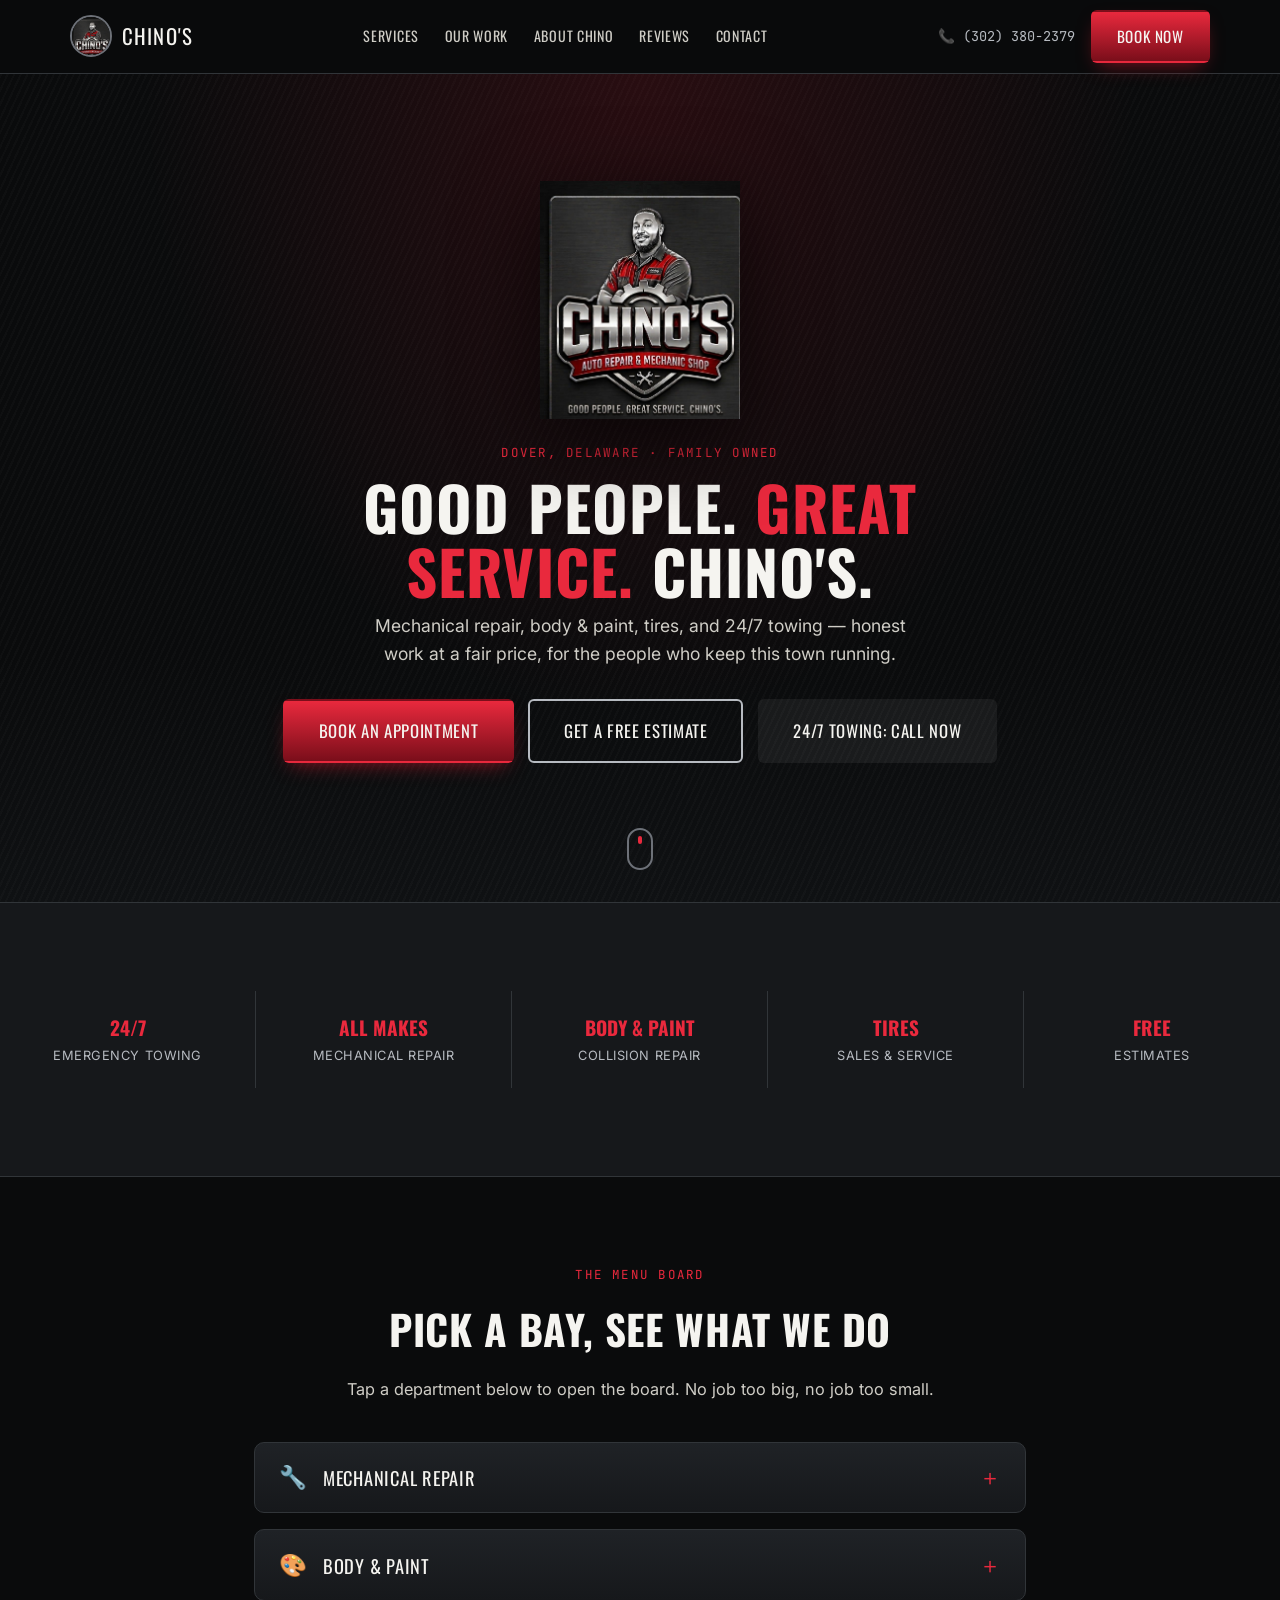
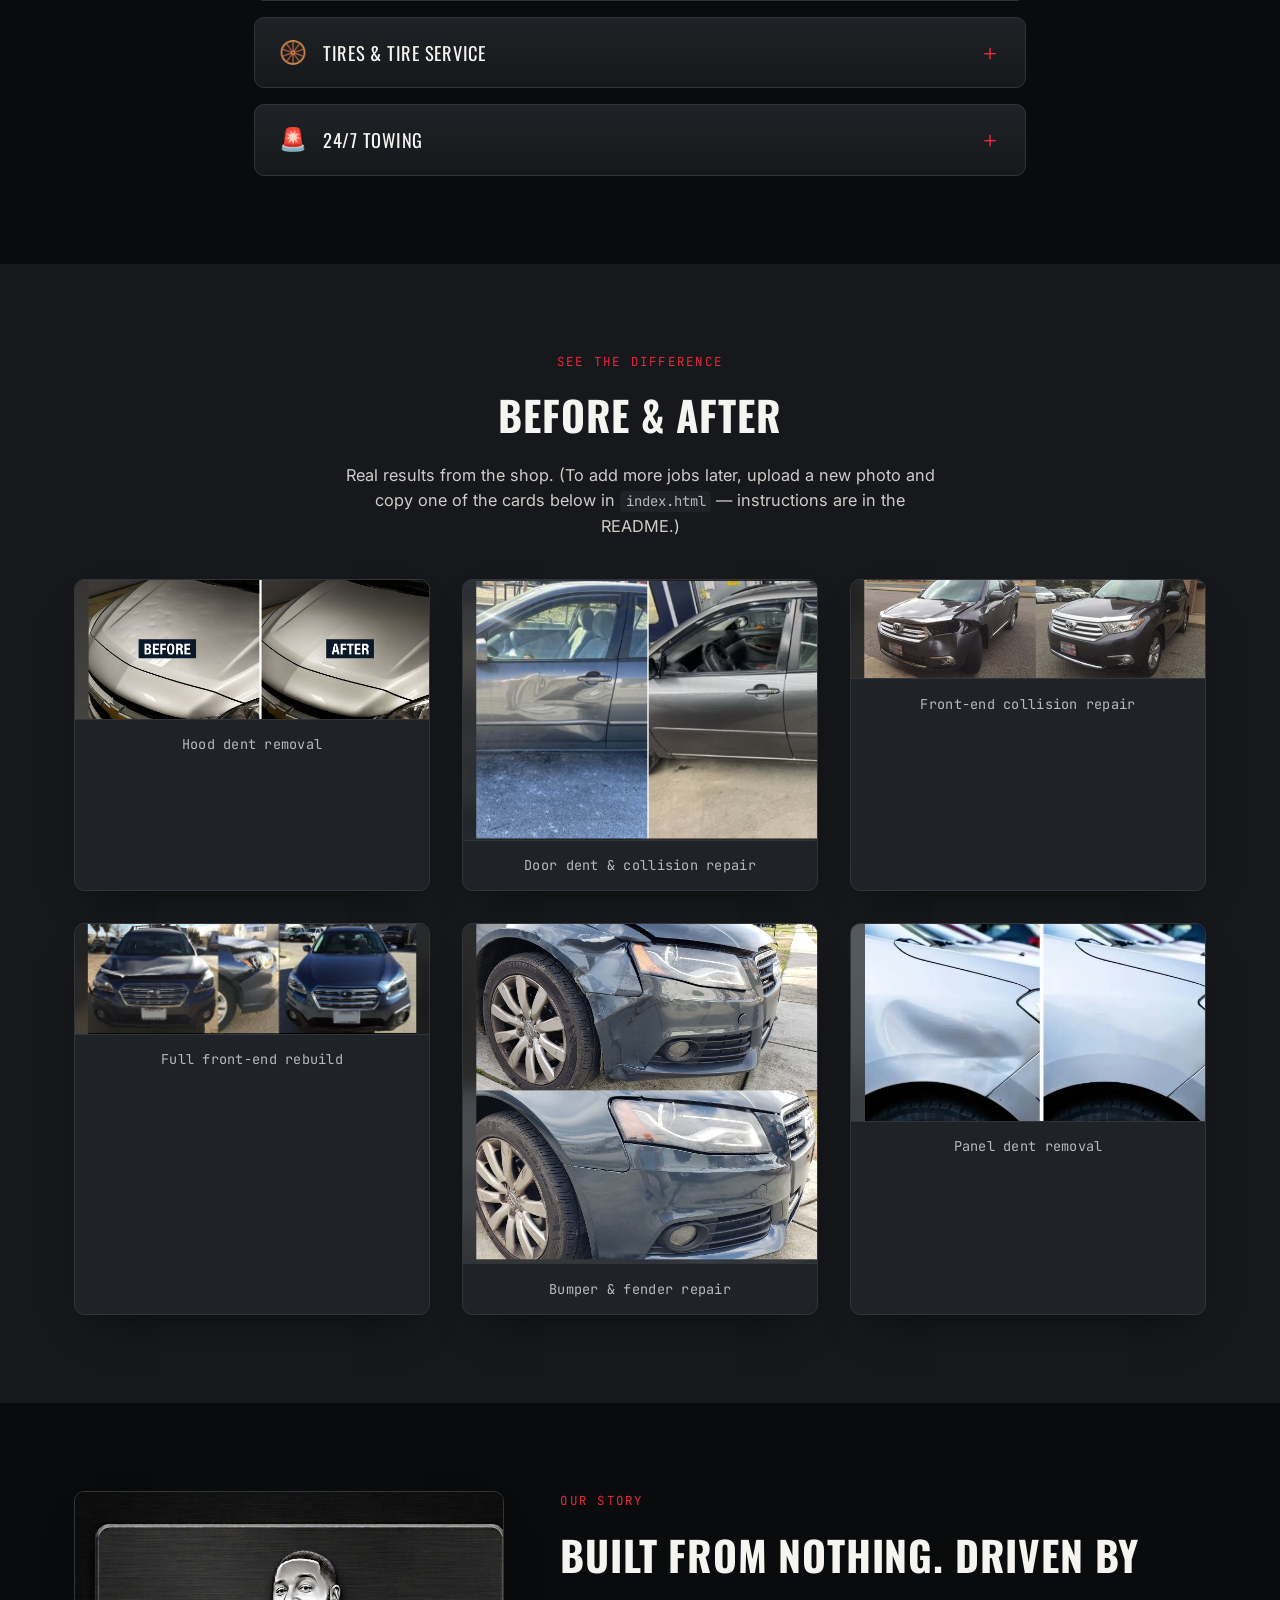
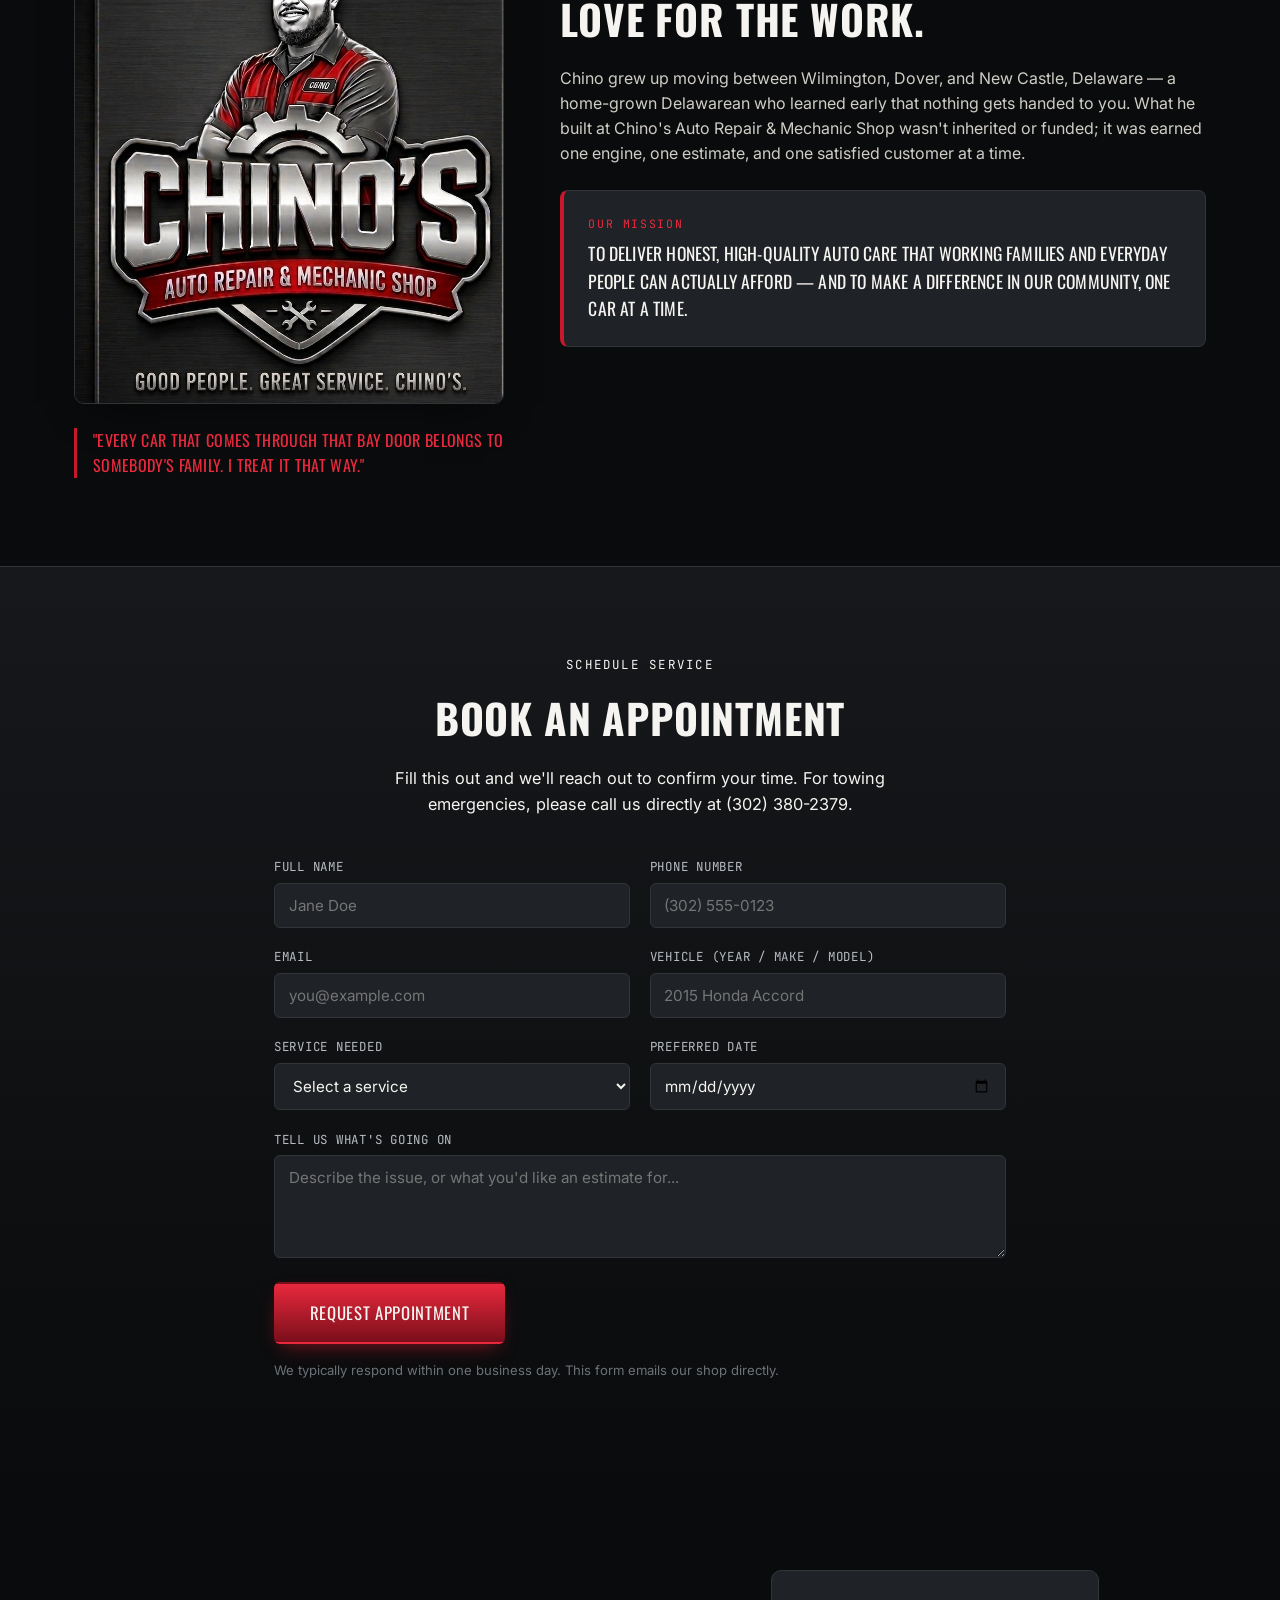
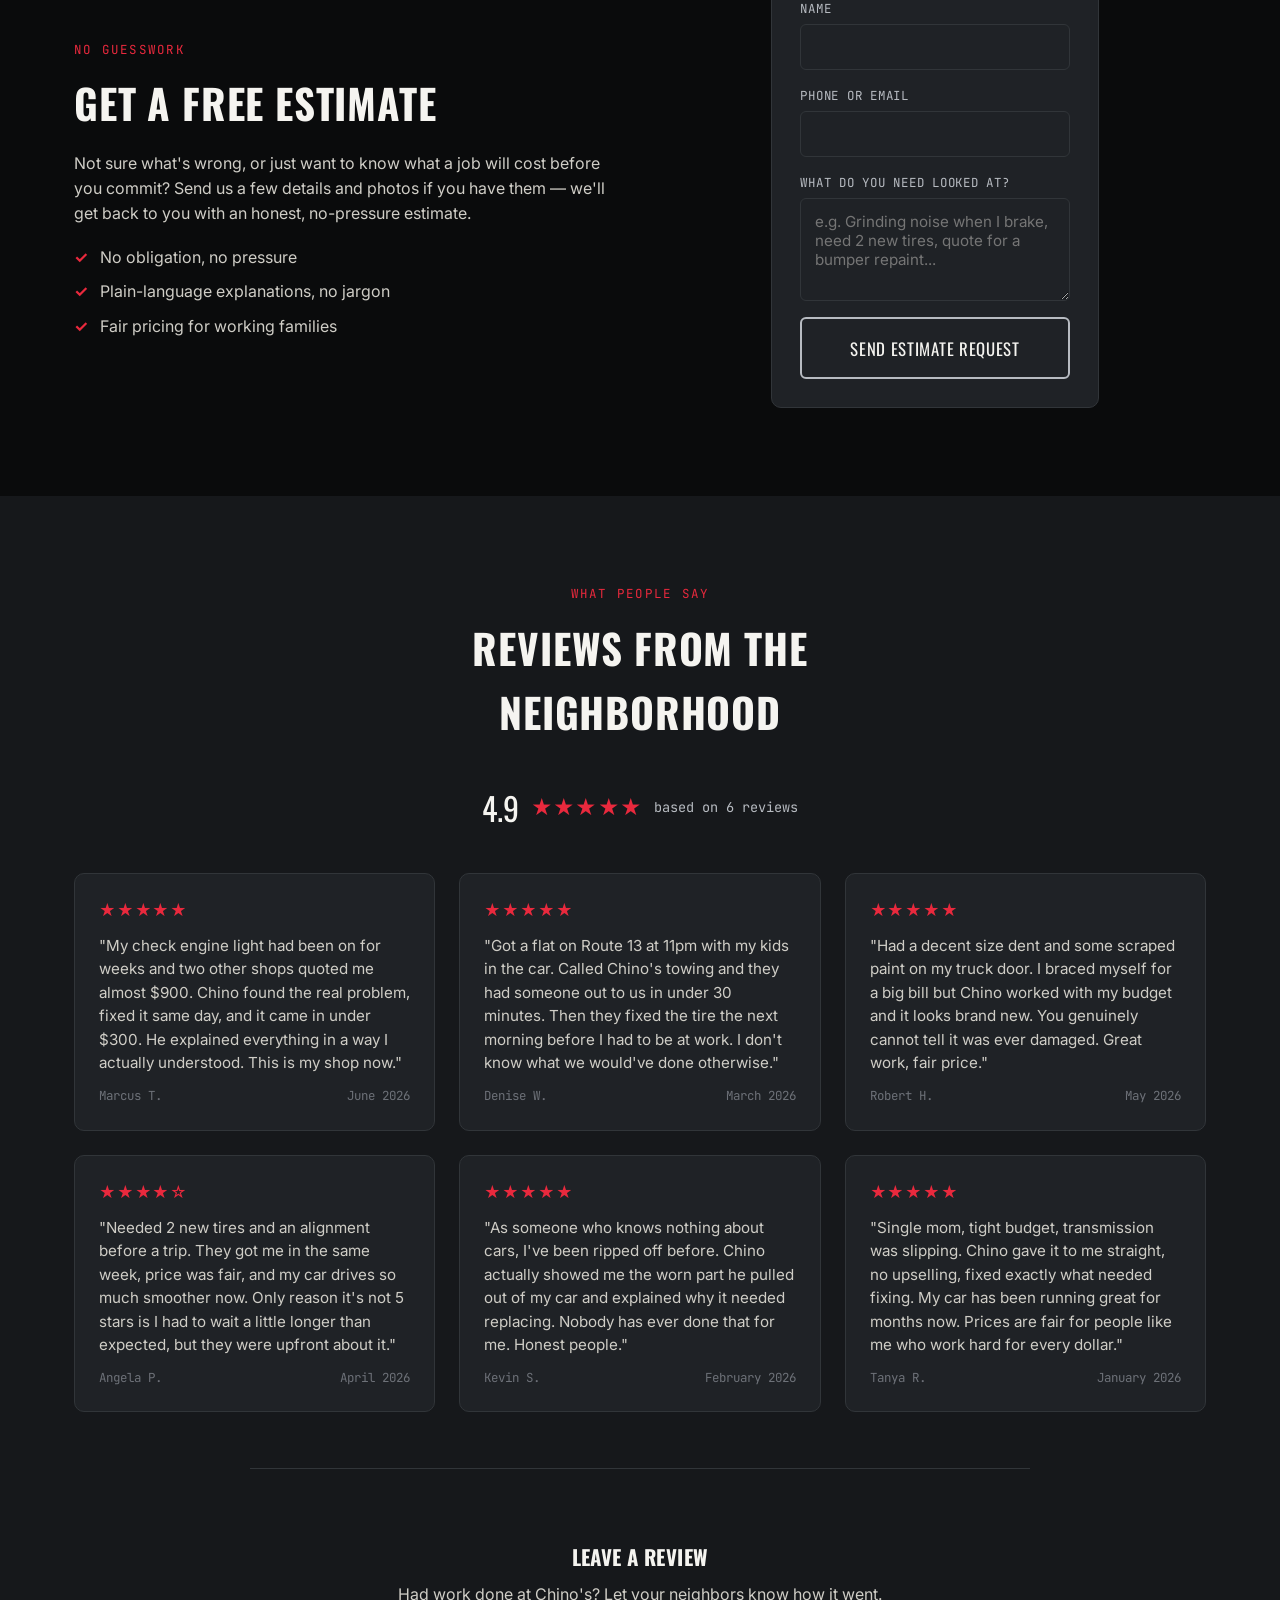
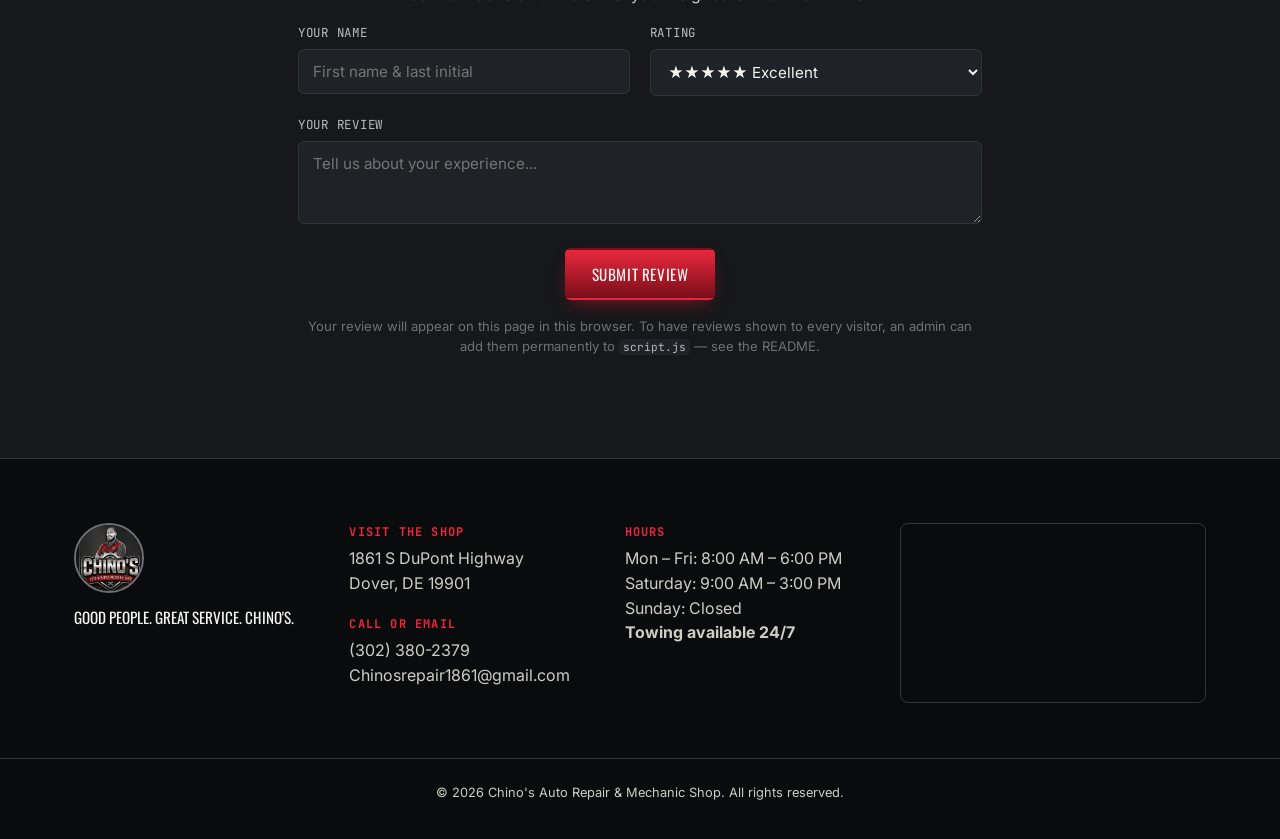
<file: index.html>
<!DOCTYPE html>
<html lang="en">
<head>
<meta charset="UTF-8">
<meta name="viewport" content="width=device-width, initial-scale=1.0">
<title>Chino's Auto Repair & Mechanic Shop | Dover, DE</title>
<meta name="description" content="Chino's Auto Repair & Mechanic Shop in Dover, DE. Mechanical repair, body & paint, tires, and 24/7 towing. Book an appointment or get a free estimate today.">

<!-- Fonts -->
<link rel="preconnect" href="https://fonts.googleapis.com">
<link rel="preconnect" href="https://fonts.gstatic.com" crossorigin>
<link href="https://fonts.googleapis.com/css2?family=Oswald:wght@400;500;600;700&family=Inter:wght@400;500;600;700;800&family=JetBrains+Mono:wght@400;600&display=swap" rel="stylesheet">

<link rel="stylesheet" href="styles.css">
<link rel="icon" href="chinos-logo.jpg" type="image/jpeg">
</head>
<body>

<!-- ============ NAV ============ -->
<header class="site-header" id="siteHeader">
  <div class="header-inner">
    <a href="#top" class="brand">
      <img src="chinos-logo.jpg" alt="Chino's Auto Repair logo" class="brand-mark">
      <span class="brand-text">CHINO'S</span>
    </a>
    <nav class="main-nav" id="mainNav">
      <a href="#services">Services</a>
      <a href="#work">Our Work</a>
      <a href="#about">About Chino</a>
      <a href="#reviews">Reviews</a>
      <a href="#contact">Contact</a>
    </nav>
    <div class="header-cta">
      <a href="tel:+13023802379" class="header-phone">📞 (302) 380-2379</a>
      <a href="#booking" class="btn btn-red">Book Now</a>
    </div>
    <button class="nav-toggle" id="navToggle" aria-label="Open menu" aria-expanded="false">
      <span></span><span></span><span></span>
    </button>
  </div>
</header>

<!-- ============ HERO ============ -->
<section class="hero" id="top">
  <div class="hero-bg" aria-hidden="true"></div>
  <div class="hero-inner">
    <img src="chinos-logo.jpg" alt="Chino's Auto Repair & Mechanic Shop badge logo" class="hero-logo">
    <p class="hero-eyebrow">Dover, Delaware &middot; Family Owned</p>
    <h1 class="hero-tagline">Good People. <span>Great Service.</span> Chino's.</h1>
    <p class="hero-sub">Mechanical repair, body &amp; paint, tires, and 24/7 towing &mdash; honest work at a fair price, for the people who keep this town running.</p>
    <div class="hero-actions">
      <a href="#booking" class="btn btn-red btn-lg">Book an Appointment</a>
      <a href="#estimate" class="btn btn-outline btn-lg">Get a Free Estimate</a>
      <a href="tel:+13023802379" class="btn btn-ghost btn-lg">24/7 Towing: Call Now</a>
    </div>
  </div>
  <a href="#services" class="scroll-cue" aria-label="Scroll to services">
    <span></span>
  </a>
</section>

<!-- ============ TRUST STRIP ============ -->
<section class="trust-strip">
  <div class="trust-item"><strong>24/7</strong><span>Emergency Towing</span></div>
  <div class="trust-item"><strong>All Makes</strong><span>Mechanical Repair</span></div>
  <div class="trust-item"><strong>Body &amp; Paint</strong><span>Collision Repair</span></div>
  <div class="trust-item"><strong>Tires</strong><span>Sales &amp; Service</span></div>
  <div class="trust-item"><strong>Free</strong><span>Estimates</span></div>
</section>

<!-- ============ SERVICE MENU BOARD ============ -->
<section class="services" id="services">
  <div class="section-head">
    <p class="eyebrow">The Menu Board</p>
    <h2>Pick a bay, see what we do</h2>
    <p class="section-sub">Tap a department below to open the board. No job too big, no job too small.</p>
  </div>

  <div class="menu-board" id="menuBoard">

    <!-- Mechanical -->
    <div class="menu-dept" data-dept="mechanical">
      <button class="menu-dept-toggle" aria-expanded="false">
        <span class="dept-icon">🔧</span>
        <span class="dept-title">Mechanical Repair</span>
        <span class="dept-caret">＋</span>
      </button>
      <div class="menu-dept-panel">
        <ul class="service-list">
          <li><span class="s-name">Engine diagnostics &amp; repair</span><span class="s-desc">Check-engine lights, rough idling, stalling, and full engine rebuilds.</span></li>
          <li><span class="s-name">Brakes</span><span class="s-desc">Pads, rotors, calipers, and full brake system inspections.</span></li>
          <li><span class="s-name">Transmission service &amp; repair</span><span class="s-desc">Fluid changes, diagnostics, and repair for automatic &amp; manual transmissions.</span></li>
          <li><span class="s-name">Oil changes &amp; routine maintenance</span><span class="s-desc">Keep small problems from becoming big, expensive ones.</span></li>
          <li><span class="s-name">Suspension &amp; steering</span><span class="s-desc">Struts, shocks, alignments, and steering component repair.</span></li>
          <li><span class="s-name">Electrical &amp; battery</span><span class="s-desc">Batteries, alternators, starters, wiring, and electrical diagnostics.</span></li>
          <li><span class="s-name">Heating &amp; A/C</span><span class="s-desc">Get your climate control working right for every Delaware season.</span></li>
          <li><span class="s-name">State inspection prep</span><span class="s-desc">We get your vehicle ready to pass, and fix what's holding it back.</span></li>
        </ul>
      </div>
    </div>

    <!-- Body & Paint -->
    <div class="menu-dept" data-dept="body">
      <button class="menu-dept-toggle" aria-expanded="false">
        <span class="dept-icon">🎨</span>
        <span class="dept-title">Body &amp; Paint</span>
        <span class="dept-caret">＋</span>
      </button>
      <div class="menu-dept-panel">
        <ul class="service-list">
          <li><span class="s-name">Collision repair</span><span class="s-desc">From fender benders to major damage &mdash; we bring your car back.</span></li>
          <li><span class="s-name">Dent &amp; ding removal</span><span class="s-desc">Paintless dent repair when possible, full bodywork when needed.</span></li>
          <li><span class="s-name">Full &amp; partial paint jobs</span><span class="s-desc">Color-matched painting for a single panel or the whole vehicle.</span></li>
          <li><span class="s-name">Rust repair</span><span class="s-desc">Cutting out rust and restoring the panel the right way, not just covering it.</span></li>
          <li><span class="s-name">Bumper repair &amp; replacement</span><span class="s-desc">Cracked, scraped, or hanging bumpers, fixed or swapped.</span></li>
          <li><span class="s-name">Frame straightening</span><span class="s-desc">Bringing your frame back to spec after an accident.</span></li>
        </ul>
      </div>
    </div>

    <!-- Tires -->
    <div class="menu-dept" data-dept="tires">
      <button class="menu-dept-toggle" aria-expanded="false">
        <span class="dept-icon">🛞</span>
        <span class="dept-title">Tires &amp; Tire Service</span>
        <span class="dept-caret">＋</span>
      </button>
      <div class="menu-dept-panel">
        <ul class="service-list">
          <li><span class="s-name">New &amp; used tire sales</span><span class="s-desc">Options for every budget, including quality used tires.</span></li>
          <li><span class="s-name">Tire mounting &amp; balancing</span><span class="s-desc">Smooth rides, done right the first time.</span></li>
          <li><span class="s-name">Flat repair</span><span class="s-desc">Patch or plug repair for punctures, fast.</span></li>
          <li><span class="s-name">Wheel alignments</span><span class="s-desc">Stop uneven wear and pulling before it costs you a new set of tires.</span></li>
          <li><span class="s-name">Tire rotation</span><span class="s-desc">Extend the life of your tires with regular rotation.</span></li>
          <li><span class="s-name">Seasonal tire changeovers</span><span class="s-desc">Swap between seasonal sets and we'll store the extras.</span></li>
        </ul>
      </div>
    </div>

    <!-- Towing -->
    <div class="menu-dept" data-dept="towing">
      <button class="menu-dept-toggle" aria-expanded="false">
        <span class="dept-icon">🚨</span>
        <span class="dept-title">24/7 Towing</span>
        <span class="dept-caret">＋</span>
      </button>
      <div class="menu-dept-panel">
        <ul class="service-list">
          <li><span class="s-name">Emergency roadside towing</span><span class="s-desc">Day or night, we come get you and your vehicle.</span></li>
          <li><span class="s-name">Accident recovery</span><span class="s-desc">Safe, careful towing after a collision.</span></li>
          <li><span class="s-name">Breakdown towing</span><span class="s-desc">Won't start, won't move &mdash; we'll bring it straight to the shop.</span></li>
          <li><span class="s-name">Long distance towing</span><span class="s-desc">Need it moved farther than across town? We handle that too.</span></li>
        </ul>
        <a href="tel:+13023802379" class="btn btn-red tow-call">Call for Towing Now: (302) 380-2379</a>
      </div>
    </div>

  </div>
</section>

<!-- ============ BEFORE / AFTER ============ -->
<section class="work" id="work">
  <div class="section-head">
    <p class="eyebrow">See the Difference</p>
    <h2>Before &amp; After</h2>
    <p class="section-sub">Real results from the shop. (To add more jobs later, upload a new photo and copy one of the cards below in <code>index.html</code> &mdash; instructions are in the README.)</p>
  </div>

  <div class="ba-photo-grid" id="baGrid">
    <figure class="ba-photo-card">
      <img src="repair-hood-dent.jpg" alt="Hood dent repair before and after at Chino's Auto Repair" loading="lazy">
      <figcaption>Hood dent removal</figcaption>
    </figure>

    <figure class="ba-photo-card">
      <img src="repair-door-dent.jpg" alt="Door dent repair before and after at Chino's Auto Repair" loading="lazy">
      <figcaption>Door dent &amp; collision repair</figcaption>
    </figure>

    <figure class="ba-photo-card">
      <img src="repair-highlander.jpg" alt="Toyota Highlander front-end collision repair before and after at Chino's Auto Repair" loading="lazy">
      <figcaption>Front-end collision repair</figcaption>
    </figure>

    <figure class="ba-photo-card">
      <img src="repair-outback.jpg" alt="Subaru Outback front-end collision repair before and after at Chino's Auto Repair" loading="lazy">
      <figcaption>Full front-end rebuild</figcaption>
    </figure>

    <figure class="ba-photo-card">
      <img src="repair-audi.jpg" alt="Audi bumper and fender repair before and after at Chino's Auto Repair" loading="lazy">
      <figcaption>Bumper &amp; fender repair</figcaption>
    </figure>

    <figure class="ba-photo-card">
      <img src="repair-panel-dent.jpg" alt="Panel dent repair before and after at Chino's Auto Repair" loading="lazy">
      <figcaption>Panel dent removal</figcaption>
    </figure>
  </div>
</section>

<!-- ============ ABOUT CHINO ============ -->
<section class="about" id="about">
  <div class="about-inner">
    <div class="about-photo-side">
      <div class="about-photo-frame">
        <img src="chinos-logo.jpg" alt="Chino, owner of Chino's Auto Repair & Mechanic Shop">
      </div>
      <div class="about-quote">"Every car that comes through that bay door belongs to somebody's family. I treat it that way."</div>
    </div>
    <div class="about-text-side">
      <p class="eyebrow">Our Story</p>
      <h2>Built from nothing. Driven by love for the work.</h2>
      <p>Chino grew up moving between Wilmington, Dover, and New Castle, Delaware &mdash; a home-grown Delawarean who learned early that nothing gets handed to you. What he built at Chino's Auto Repair &amp; Mechanic Shop wasn't inherited or funded; it was earned one engine, one estimate, and one satisfied customer at a time.</p>
      <div class="mission-box">
        <p class="mission-label">Our Mission</p>
        <p class="mission-statement">To deliver honest, high-quality auto care that working families and everyday people can actually afford &mdash; and to make a difference in our community, one car at a time.</p>
      </div>
    </div>
  </div>
</section>

<!-- ============ BOOKING / ESTIMATE ============ -->
<section class="booking" id="booking">
  <div class="section-head light">
    <p class="eyebrow">Schedule Service</p>
    <h2>Book an Appointment</h2>
    <p class="section-sub">Fill this out and we'll reach out to confirm your time. For towing emergencies, please call us directly at <a href="tel:+13023802379">(302) 380-2379</a>.</p>
  </div>

  <form class="booking-form" id="bookingForm" action="https://formsubmit.co/Chinosrepair1861@gmail.com" method="POST">
    <input type="hidden" name="_subject" value="New Appointment Request — Chino's Auto Repair">
    <input type="hidden" name="_template" value="table">
    <input type="hidden" name="_captcha" value="false">
    <input type="hidden" name="_next" value="https://www.chinosrepair.com/thanks.html">
    <input type="text" name="_honey" style="display:none">

    <div class="form-grid">
      <label>Full Name
        <input type="text" name="Full Name" required placeholder="Jane Doe">
      </label>
      <label>Phone Number
        <input type="tel" name="Phone Number" required placeholder="(302) 555-0123">
      </label>
      <label>Email
        <input type="email" name="Email" required placeholder="you@example.com">
      </label>
      <label>Vehicle (Year / Make / Model)
        <input type="text" name="Vehicle" required placeholder="2015 Honda Accord">
      </label>
      <label>Service Needed
        <select name="Service Needed" required>
          <option value="">Select a service</option>
          <option>Mechanical Repair</option>
          <option>Body & Paint</option>
          <option>Tires & Tire Service</option>
          <option>24/7 Towing</option>
          <option>Free Estimate / Not Sure Yet</option>
          <option>Other</option>
        </select>
      </label>
      <label>Preferred Date
        <input type="date" name="Preferred Date">
      </label>
      <label class="full-width">Tell us what's going on
        <textarea name="Details" rows="4" placeholder="Describe the issue, or what you'd like an estimate for..."></textarea>
      </label>
    </div>
    <button type="submit" class="btn btn-red btn-lg">Request Appointment</button>
    <p class="form-note">We typically respond within one business day. This form emails our shop directly.</p>
  </form>
</section>

<!-- ============ FREE ESTIMATE ============ -->
<section class="estimate" id="estimate">
  <div class="estimate-inner">
    <div>
      <p class="eyebrow">No Guesswork</p>
      <h2>Get a Free Estimate</h2>
      <p>Not sure what's wrong, or just want to know what a job will cost before you commit? Send us a few details and photos if you have them &mdash; we'll get back to you with an honest, no-pressure estimate.</p>
      <ul class="estimate-points">
        <li>No obligation, no pressure</li>
        <li>Plain-language explanations, no jargon</li>
        <li>Fair pricing for working families</li>
      </ul>
    </div>
    <form class="estimate-form" id="estimateForm" action="https://formsubmit.co/Chinosrepair1861@gmail.com" method="POST">
      <input type="hidden" name="_subject" value="New Free Estimate Request — Chino's Auto Repair">
      <input type="hidden" name="_template" value="table">
      <input type="hidden" name="_captcha" value="false">
      <input type="hidden" name="_next" value="https://www.chinosrepair.com/thanks.html">
      <input type="text" name="_honey" style="display:none">
      <label>Name
        <input type="text" name="Name" required>
      </label>
      <label>Phone or Email
        <input type="text" name="Contact Info" required>
      </label>
      <label>What do you need looked at?
        <textarea name="Estimate Request" rows="4" required placeholder="e.g. Grinding noise when I brake, need 2 new tires, quote for a bumper repaint..."></textarea>
      </label>
      <button type="submit" class="btn btn-outline btn-lg">Send Estimate Request</button>
    </form>
  </div>
</section>

<!-- ============ REVIEWS ============ -->
<section class="reviews" id="reviews">
  <div class="section-head">
    <p class="eyebrow">What People Say</p>
    <h2>Reviews from the Neighborhood</h2>
  </div>

  <div class="reviews-summary">
    <span class="reviews-score">4.9</span>
    <span class="reviews-stars">★★★★★</span>
    <span class="reviews-count" id="reviewsCount">based on 6 reviews</span>
  </div>

  <div class="reviews-grid" id="reviewsGrid">
    <!-- Existing reviews injected by JS from script.js so new ones can be added the same way -->
  </div>

  <div class="leave-review">
    <h3>Leave a Review</h3>
    <p>Had work done at Chino's? Let your neighbors know how it went.</p>
    <form id="reviewForm" class="review-form">
      <div class="form-grid">
        <label>Your Name
          <input type="text" id="revName" required placeholder="First name & last initial">
        </label>
        <label>Rating
          <select id="revRating" required>
            <option value="5">★★★★★ Excellent</option>
            <option value="4">★★★★☆ Good</option>
            <option value="3">★★★☆☆ Okay</option>
            <option value="2">★★☆☆☆ Not great</option>
            <option value="1">★☆☆☆☆ Poor</option>
          </select>
        </label>
        <label class="full-width">Your Review
          <textarea id="revText" rows="3" required placeholder="Tell us about your experience..."></textarea>
        </label>
      </div>
      <button type="submit" class="btn btn-red">Submit Review</button>
      <p class="form-note">Your review will appear on this page in this browser. To have reviews shown to every visitor, an admin can add them permanently to <code>script.js</code> — see the README.</p>
    </form>
  </div>
</section>

<!-- ============ CONTACT / FOOTER ============ -->
<footer class="contact" id="contact">
  <div class="contact-inner">
    <div class="contact-col">
      <img src="chinos-logo.jpg" alt="Chino's Auto Repair logo" class="footer-logo">
      <p class="footer-tag">Good People. Great Service. Chino's.</p>
    </div>
    <div class="contact-col">
      <h4>Visit the Shop</h4>
      <p>1861 S DuPont Highway<br>Dover, DE 19901</p>
      <h4>Call or Email</h4>
      <p><a href="tel:+13023802379">(302) 380-2379</a><br>
      <a href="mailto:Chinosrepair1861@gmail.com">Chinosrepair1861@gmail.com</a></p>
    </div>
    <div class="contact-col">
      <h4>Hours</h4>
      <p>Mon &ndash; Fri: 8:00 AM &ndash; 6:00 PM<br>
      Saturday: 9:00 AM &ndash; 3:00 PM<br>
      Sunday: Closed<br>
      <strong>Towing available 24/7</strong></p>
    </div>
    <div class="contact-col map-col">
      <iframe
        title="Map to Chino's Auto Repair & Mechanic Shop"
        src="https://www.google.com/maps?q=1861+S+DuPont+Highway,+Dover,+DE+19901&output=embed"
        loading="lazy"
        referrerpolicy="no-referrer-when-downgrade">
      </iframe>
    </div>
  </div>
  <div class="footer-bottom">
    <p>&copy; <span id="year"></span> Chino's Auto Repair &amp; Mechanic Shop. All rights reserved.</p>
  </div>
</footer>

<a href="tel:+13023802379" class="mobile-call-fab" aria-label="Call Chino's Auto Repair">📞</a>

<script src="script.js"></script>
</body>
</html>
</file>
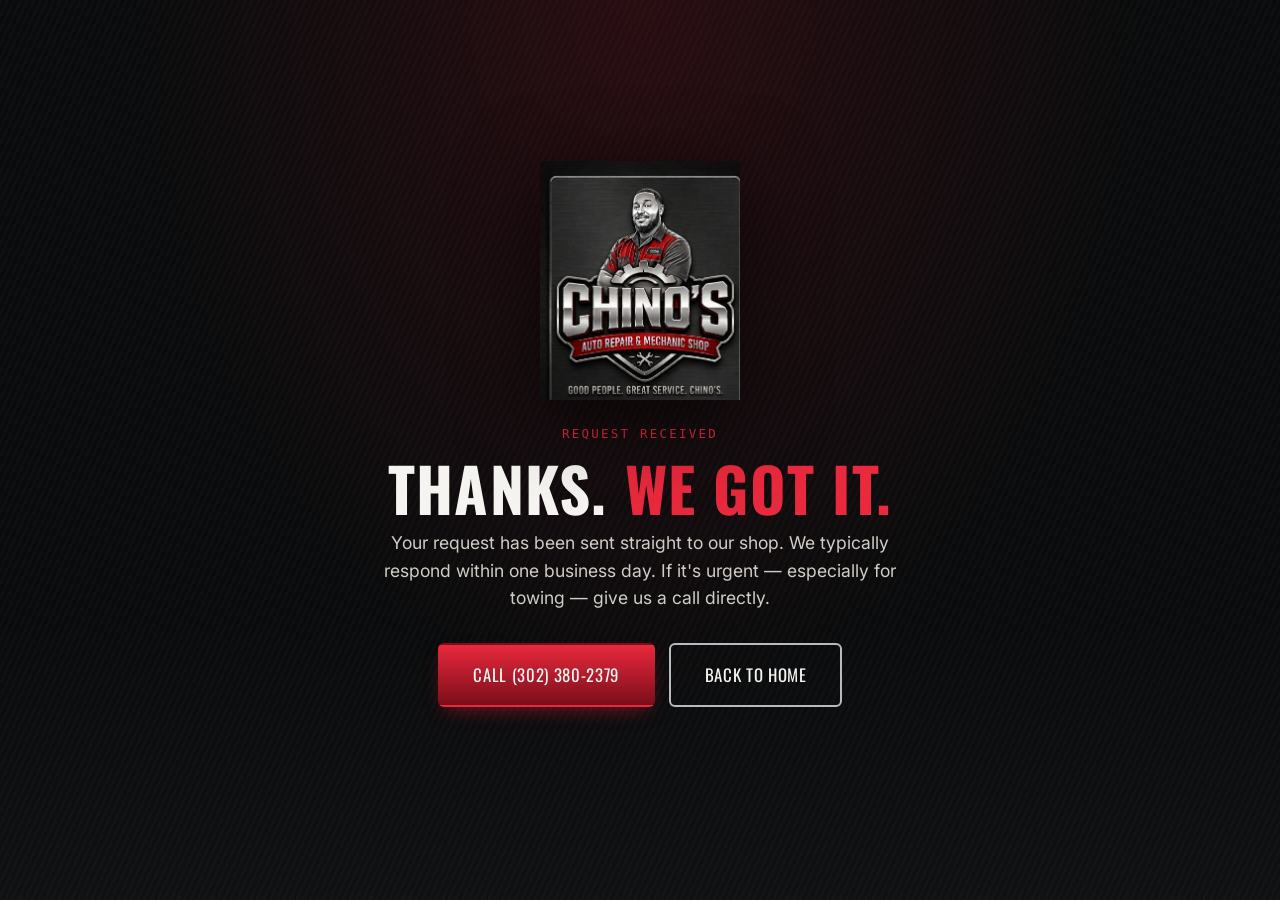
<file: thanks.html>
<!DOCTYPE html>
<html lang="en">
<head>
<meta charset="UTF-8">
<meta name="viewport" content="width=device-width, initial-scale=1.0">
<title>Thank You | Chino's Auto Repair & Mechanic Shop</title>
<link rel="preconnect" href="https://fonts.googleapis.com">
<link rel="preconnect" href="https://fonts.gstatic.com" crossorigin>
<link href="https://fonts.googleapis.com/css2?family=Oswald:wght@400;500;600;700&family=Inter:wght@400;500;600;700;800&display=swap" rel="stylesheet">
<link rel="stylesheet" href="styles.css">
<link rel="icon" href="chinos-logo.jpg" type="image/jpeg">
</head>
<body>
<section class="hero" style="min-height:100vh;">
  <div class="hero-bg" aria-hidden="true"></div>
  <div class="hero-inner">
    <img src="chinos-logo.jpg" alt="Chino's Auto Repair & Mechanic Shop logo" class="hero-logo">
    <p class="hero-eyebrow">Request Received</p>
    <h1 class="hero-tagline">Thanks. <span>We got it.</span></h1>
    <p class="hero-sub">Your request has been sent straight to our shop. We typically respond within one business day. If it's urgent &mdash; especially for towing &mdash; give us a call directly.</p>
    <div class="hero-actions">
      <a href="tel:+13023802379" class="btn btn-red btn-lg">Call (302) 380-2379</a>
      <a href="index.html" class="btn btn-outline btn-lg">Back to Home</a>
    </div>
  </div>
</section>
</body>
</html>
</file>
<file: styles.css>
/* ============================================
   CHINO'S AUTO REPAIR & MECHANIC SHOP
   Design tokens
   ============================================ */
:root{
  --black: #0a0b0c;
  --charcoal: #16181b;
  --charcoal-2: #1f2226;
  --steel: #6d7178;
  --steel-light: #b7bbc1;
  --hairline: #313539;
  --white: #f5f4f0;
  --white-dim: #cfcdc6;
  --red: #c8182b;
  --red-dark: #7a0e1a;
  --red-bright: #e9293d;

  --font-display: 'Oswald', sans-serif;
  --font-body: 'Inter', sans-serif;
  --font-mono: 'JetBrains Mono', monospace;

  --radius: 10px;
  --container: 1180px;
  --shadow-lift: 0 20px 40px -20px rgba(0,0,0,.6);
}

*{ box-sizing: border-box; }
html{ scroll-behavior: smooth; }
@media (prefers-reduced-motion: reduce){
  html{ scroll-behavior: auto; }
  *{ animation-duration: 0.01ms !important; animation-iteration-count: 1 !important; transition-duration: 0.01ms !important; }
}

body{
  margin:0;
  background: var(--black);
  color: var(--white);
  font-family: var(--font-body);
  line-height: 1.55;
  -webkit-font-smoothing: antialiased;
}

img{ max-width:100%; display:block; }
a{ color: inherit; text-decoration:none; }
ul{ list-style:none; margin:0; padding:0; }

h1,h2,h3,h4{
  font-family: var(--font-display);
  text-transform: uppercase;
  letter-spacing: .02em;
  margin: 0 0 .4em;
  color: var(--white);
}
h2{ font-size: clamp(1.9rem, 3.2vw, 2.7rem); }
h3{ font-size: 1.3rem; }

p{ margin: 0 0 1em; color: var(--white-dim); }

code{
  font-family: var(--font-mono);
  background: var(--charcoal-2);
  padding: .1em .4em;
  border-radius: 4px;
  color: var(--steel-light);
  font-size: .85em;
}

:focus-visible{
  outline: 3px solid var(--red-bright);
  outline-offset: 2px;
}

/* ============================================
   BUTTONS
   ============================================ */
.btn{
  display: inline-flex;
  align-items: center;
  justify-content: center;
  gap: .5em;
  font-family: var(--font-display);
  text-transform: uppercase;
  letter-spacing: .04em;
  font-size: .95rem;
  padding: .85em 1.6em;
  border-radius: 6px;
  border: 2px solid transparent;
  cursor: pointer;
  transition: transform .15s ease, box-shadow .15s ease, background .15s ease, color .15s ease;
}
.btn:hover{ transform: translateY(-2px); }
.btn:active{ transform: translateY(0); }

.btn-red{
  background: linear-gradient(180deg, var(--red-bright), var(--red-dark));
  color: var(--white);
  box-shadow: 0 8px 20px -8px rgba(200,24,43,.7);
}
.btn-red:hover{ box-shadow: 0 12px 28px -8px rgba(200,24,43,.85); }

.btn-outline{
  background: transparent;
  border-color: var(--steel-light);
  color: var(--white);
}
.btn-outline:hover{ border-color: var(--white); background: rgba(255,255,255,.05); }

.btn-ghost{
  background: rgba(255,255,255,.06);
  color: var(--white);
  border-color: transparent;
}
.btn-ghost:hover{ background: rgba(255,255,255,.12); }

.btn-lg{ padding: 1em 2em; font-size: 1.05rem; }

/* ============================================
   HEADER / NAV
   ============================================ */
.site-header{
  position: sticky;
  top: 0;
  z-index: 100;
  background: rgba(10,11,12,.88);
  backdrop-filter: blur(10px);
  border-bottom: 1px solid var(--hairline);
}
.header-inner{
  max-width: var(--container);
  margin: 0 auto;
  padding: .6rem 1.25rem;
  display: flex;
  align-items: center;
  gap: 1.5rem;
}
.brand{
  display:flex;
  align-items:center;
  gap: .6rem;
  flex-shrink:0;
}
.brand-mark{
  width: 42px;
  height: 42px;
  object-fit: cover;
  object-position: top center;
  border-radius: 50%;
  border: 2px solid var(--steel);
}
.brand-text{
  font-family: var(--font-display);
  font-size: 1.3rem;
  letter-spacing: .06em;
  color: var(--white);
}
.main-nav{
  display:flex;
  gap: 1.6rem;
  margin: 0 auto;
  font-family: var(--font-display);
  text-transform: uppercase;
  font-size: .88rem;
  letter-spacing: .05em;
}
.main-nav a{
  color: var(--white-dim);
  position: relative;
  padding: .3rem 0;
}
.main-nav a:hover{ color: var(--white); }
.main-nav a::after{
  content:'';
  position:absolute; left:0; bottom:-2px;
  width:0; height:2px;
  background: var(--red-bright);
  transition: width .2s ease;
}
.main-nav a:hover::after{ width:100%; }

.header-cta{ display:flex; align-items:center; gap:1rem; flex-shrink:0; }
.header-phone{
  font-family: var(--font-mono);
  font-size: .85rem;
  color: var(--steel-light);
  white-space: nowrap;
}
.header-phone:hover{ color: var(--white); }

.nav-toggle{
  display:none;
  flex-direction:column;
  gap:5px;
  background:none;
  border:none;
  cursor:pointer;
  padding: 8px;
}
.nav-toggle span{
  width: 24px; height: 2px; background: var(--white);
  transition: transform .2s ease, opacity .2s ease;
}

@media (max-width: 900px){
  .main-nav{
    position: absolute;
    top: 100%; left: 0; right: 0;
    background: var(--charcoal);
    flex-direction: column;
    gap: 0;
    max-height: 0;
    overflow: hidden;
    transition: max-height .25s ease;
    border-bottom: 1px solid var(--hairline);
  }
  .main-nav.open{ max-height: 400px; }
  .main-nav a{ padding: 1rem 1.25rem; border-top: 1px solid var(--hairline); }
  .header-phone{ display:none; }
  .nav-toggle{ display:flex; }
}

/* ============================================
   HERO
   ============================================ */
.hero{
  position: relative;
  min-height: 92vh;
  display:flex;
  align-items:center;
  justify-content:center;
  text-align:center;
  overflow:hidden;
  padding: 4rem 1.5rem 6rem;
}
.hero-bg{
  position:absolute; inset:0;
  background:
    radial-gradient(ellipse at 50% 0%, rgba(200,24,43,.16), transparent 55%),
    repeating-linear-gradient(115deg, rgba(255,255,255,.02) 0 2px, transparent 2px 6px),
    linear-gradient(180deg, #0a0b0c 0%, #0a0b0c 70%, #0f1113 100%);
  z-index: -1;
}
.hero-inner{ max-width: 760px; }
.hero-logo{
  width: 200px;
  height: auto;
  margin: 0 auto 1.5rem;
  filter: drop-shadow(0 20px 40px rgba(0,0,0,.6));
  animation: rise-in .8s ease both;
}
.hero-eyebrow{
  font-family: var(--font-mono);
  text-transform: uppercase;
  letter-spacing: .18em;
  font-size: .78rem;
  color: var(--red-bright);
  margin-bottom: .8rem;
}
.hero-tagline{
  font-size: clamp(2.2rem, 6vw, 3.8rem);
  line-height: 1.05;
  margin-bottom: .6rem;
}
.hero-tagline span{ color: var(--red-bright); }
.hero-sub{
  font-size: 1.1rem;
  max-width: 560px;
  margin: 0 auto 2rem;
}
.hero-actions{
  display:flex; flex-wrap:wrap; gap: .9rem; justify-content:center;
}

@keyframes rise-in{
  from{ opacity:0; transform: translateY(24px); }
  to{ opacity:1; transform: translateY(0); }
}

.scroll-cue{
  position:absolute; bottom: 2rem; left:50%; transform:translateX(-50%);
  width: 26px; height: 42px; border: 2px solid var(--steel);
  border-radius: 20px;
}
.scroll-cue span{
  position:absolute; top:6px; left:50%; transform:translateX(-50%);
  width:4px; height:8px; background: var(--red-bright);
  border-radius: 2px;
  animation: scroll-bounce 1.6s infinite;
}
@keyframes scroll-bounce{
  0%{ opacity:1; top:6px; }
  60%{ opacity:0; top:20px; }
  100%{ opacity:0; top:6px; }
}

/* ============================================
   TRUST STRIP
   ============================================ */
.trust-strip{
  display:flex;
  flex-wrap: wrap;
  justify-content:center;
  gap: 0;
  background: var(--charcoal);
  border-top: 1px solid var(--hairline);
  border-bottom: 1px solid var(--hairline);
}
.trust-item{
  flex: 1 1 160px;
  text-align:center;
  padding: 1.4rem 1rem;
  border-right: 1px solid var(--hairline);
  display:flex; flex-direction:column; gap:.2rem;
}
.trust-item:last-child{ border-right:none; }
.trust-item strong{
  font-family: var(--font-display);
  color: var(--red-bright);
  font-size: 1.2rem;
  text-transform: uppercase;
}
.trust-item span{
  font-size: .8rem;
  color: var(--steel-light);
  text-transform: uppercase;
  letter-spacing: .04em;
}

/* ============================================
   SECTION HEAD (shared)
   ============================================ */
.section-head{
  max-width: 640px;
  margin: 0 auto 2.5rem;
  text-align:center;
  padding: 0 1.5rem;
}
.section-head.light p, .section-head.light h2{ color: var(--white); }
.eyebrow{
  font-family: var(--font-mono);
  text-transform: uppercase;
  letter-spacing: .18em;
  font-size: .78rem;
  color: var(--red-bright);
}
.section-sub{ font-size: 1.02rem; }

section{ padding: 5.5rem 0; }

/* ============================================
   SERVICE MENU BOARD
   ============================================ */
.services{ background: var(--black); }
.menu-board{
  max-width: 820px;
  margin: 0 auto;
  padding: 0 1.5rem;
  display: flex;
  flex-direction: column;
  gap: 1rem;
}
.menu-dept{
  background: linear-gradient(180deg, var(--charcoal-2), var(--charcoal));
  border: 1px solid var(--hairline);
  border-radius: var(--radius);
  overflow: hidden;
}
.menu-dept-toggle{
  width: 100%;
  display:flex;
  align-items:center;
  gap: 1rem;
  background: none;
  border: none;
  color: var(--white);
  padding: 1.2rem 1.5rem;
  cursor: pointer;
  text-align:left;
}
.dept-icon{ font-size: 1.4rem; }
.dept-title{
  font-family: var(--font-display);
  text-transform: uppercase;
  letter-spacing: .04em;
  font-size: 1.15rem;
  flex: 1;
}
.dept-caret{
  font-size: 1.4rem;
  color: var(--red-bright);
  transition: transform .25s ease;
  font-weight: 300;
}
.menu-dept-toggle[aria-expanded="true"] .dept-caret{ transform: rotate(45deg); }

.menu-dept-panel{
  max-height: 0;
  overflow: hidden;
  transition: max-height .35s ease;
  border-top: 0px solid var(--hairline);
}
.menu-dept.open .menu-dept-panel{ border-top-width: 1px; }

.service-list{
  padding: 1.2rem 1.5rem 1.5rem;
  display: grid;
  gap: 1rem;
}
.service-list li{
  display:flex;
  flex-direction:column;
  gap: .15rem;
  padding-bottom: .9rem;
  border-bottom: 1px dashed var(--hairline);
}
.service-list li:last-child{ border-bottom:none; padding-bottom:0; }
.s-name{
  font-family: var(--font-display);
  text-transform: uppercase;
  letter-spacing: .02em;
  font-size: .95rem;
  color: var(--white);
}
.s-desc{ font-size: .9rem; color: var(--steel-light); }

.tow-call{ margin: 0 1.5rem 1.5rem; }

/* ============================================
   BEFORE / AFTER PHOTO GRID
   ============================================ */
.work{ background: var(--charcoal); }
.ba-photo-grid{
  max-width: var(--container);
  margin: 0 auto;
  padding: 0 1.5rem;
  display: grid;
  grid-template-columns: repeat(auto-fit, minmax(280px, 1fr));
  gap: 2rem;
}
.ba-photo-card{
  margin: 0;
  text-align: center;
  background: var(--charcoal-2);
  border: 1px solid var(--hairline);
  border-radius: var(--radius);
  overflow: hidden;
  box-shadow: var(--shadow-lift);
}
.ba-photo-card img{
  width: 100%;
  height: auto;
  display: block;
}
.ba-photo-card figcaption{
  padding: .9rem 1rem;
  font-family: var(--font-mono);
  font-size: .85rem;
  letter-spacing: .02em;
  color: var(--steel-light);
  border-top: 1px solid var(--hairline);
}

/* ============================================
   ABOUT
   ============================================ */
.about{ background: var(--black); }
.about-inner{
  max-width: var(--container);
  margin: 0 auto;
  padding: 0 1.5rem;
  display: grid;
  grid-template-columns: .8fr 1.2fr;
  gap: 3.5rem;
  align-items: start;
}
.about-photo-frame{
  border-radius: var(--radius);
  overflow: hidden;
  border: 1px solid var(--hairline);
  box-shadow: var(--shadow-lift);
}
.about-quote{
  font-family: var(--font-display);
  text-transform: uppercase;
  font-size: 1rem;
  letter-spacing: .02em;
  color: var(--red-bright);
  border-left: 3px solid var(--red);
  padding-left: 1rem;
  margin-top: 1.5rem;
}
.mission-box{
  margin-top: 1.5rem;
  background: var(--charcoal-2);
  border: 1px solid var(--hairline);
  border-left: 4px solid var(--red);
  border-radius: 8px;
  padding: 1.5rem;
}
.mission-label{
  font-family: var(--font-mono);
  text-transform: uppercase;
  letter-spacing: .14em;
  font-size: .72rem;
  color: var(--red-bright);
  margin-bottom: .5rem;
}
.mission-statement{
  font-family: var(--font-display);
  text-transform: uppercase;
  font-size: 1.1rem;
  letter-spacing: .01em;
  color: var(--white);
  margin: 0;
}

@media (max-width: 800px){
  .about-inner{ grid-template-columns: 1fr; }
}

/* ============================================
   BOOKING
   ============================================ */
.booking{
  background: linear-gradient(180deg, var(--charcoal), var(--black));
  border-top: 1px solid var(--hairline);
}
.booking-form, .estimate-form, .review-form{
  max-width: 780px;
  margin: 0 auto;
  padding: 0 1.5rem;
}
.form-grid{
  display: grid;
  grid-template-columns: 1fr 1fr;
  gap: 1.2rem;
  margin-bottom: 1.5rem;
}
.form-grid label{
  display:flex;
  flex-direction:column;
  gap: .4rem;
  font-family: var(--font-mono);
  font-size: .78rem;
  text-transform: uppercase;
  letter-spacing: .06em;
  color: var(--steel-light);
}
.full-width{ grid-column: 1 / -1; }

input, select, textarea{
  font-family: var(--font-body);
  font-size: .95rem;
  padding: .8em .9em;
  border-radius: 6px;
  border: 1px solid var(--hairline);
  background: var(--charcoal-2);
  color: var(--white);
}
input:focus, select:focus, textarea:focus{
  border-color: var(--red-bright);
  outline: none;
}
textarea{ resize: vertical; font-family: var(--font-body); }

.form-note{ font-size: .82rem; color: var(--steel); margin-top: 1rem; }

/* ============================================
   ESTIMATE
   ============================================ */
.estimate{ background: var(--black); }
.estimate-inner{
  max-width: var(--container);
  margin: 0 auto;
  padding: 0 1.5rem;
  display: grid;
  grid-template-columns: 1fr 1fr;
  gap: 3rem;
  align-items: center;
}
.estimate-inner h2{ text-align: left; }
.estimate-points{ display:flex; flex-direction:column; gap: .6rem; margin-top: 1.2rem; }
.estimate-points li{
  padding-left: 1.6rem;
  position: relative;
  color: var(--white-dim);
}
.estimate-points li::before{
  content: '✓';
  position:absolute; left:0;
  color: var(--red-bright);
  font-weight: 700;
}
.estimate-form{
  padding:0;
  display:flex;
  flex-direction: column;
  gap: 1rem;
  background: var(--charcoal-2);
  border: 1px solid var(--hairline);
  border-radius: var(--radius);
  padding: 1.75rem;
}
.estimate-form label{
  display:flex; flex-direction:column; gap:.4rem;
  font-family: var(--font-mono); font-size:.78rem; text-transform:uppercase; letter-spacing:.06em;
  color: var(--steel-light);
}

@media (max-width: 800px){
  .estimate-inner{ grid-template-columns: 1fr; }
  .estimate-inner h2{ text-align:center; }
}

/* ============================================
   REVIEWS
   ============================================ */
.reviews{ background: var(--charcoal); }
.reviews-summary{
  display:flex; align-items:center; justify-content:center; gap: .8rem;
  margin-bottom: 2.5rem;
}
.reviews-score{ font-family: var(--font-display); font-size: 2rem; color: var(--white); }
.reviews-stars{ color: var(--red-bright); font-size: 1.3rem; letter-spacing: .05em; }
.reviews-count{ font-family: var(--font-mono); font-size: .85rem; color: var(--steel-light); }

.reviews-grid{
  max-width: var(--container);
  margin: 0 auto 3.5rem;
  padding: 0 1.5rem;
  display: grid;
  grid-template-columns: repeat(auto-fit, minmax(280px, 1fr));
  gap: 1.5rem;
}
.review-card{
  background: var(--charcoal-2);
  border: 1px solid var(--hairline);
  border-radius: var(--radius);
  padding: 1.5rem;
  display:flex; flex-direction:column; gap:.7rem;
}
.review-stars{ color: var(--red-bright); letter-spacing: .05em; }
.review-text{ color: var(--white-dim); font-size: .95rem; margin: 0; }
.review-meta{
  display:flex; justify-content:space-between; align-items:center;
  font-family: var(--font-mono); font-size: .78rem; color: var(--steel);
  margin-top: auto;
}

.leave-review{
  max-width: 780px;
  margin: 0 auto;
  padding: 2.5rem 1.5rem 0;
  border-top: 1px solid var(--hairline);
  text-align:center;
}
.leave-review h3{ margin-top: 2rem; }
.review-form .form-grid{ text-align:left; }

/* ============================================
   FOOTER / CONTACT
   ============================================ */
.contact{
  background: var(--black);
  border-top: 1px solid var(--hairline);
  padding-top: 4rem;
}
.contact-inner{
  max-width: var(--container);
  margin: 0 auto;
  padding: 0 1.5rem;
  display: grid;
  grid-template-columns: 1fr 1fr 1fr 1.3fr;
  gap: 2.5rem;
}
.footer-logo{
  width: 70px; height:70px; object-fit:cover; border-radius:50%;
  border: 2px solid var(--steel); margin-bottom: .8rem;
}
.footer-tag{ font-family: var(--font-display); text-transform:uppercase; color: var(--white); font-size:.95rem; }
.contact-col h4{
  font-family: var(--font-mono);
  text-transform: uppercase;
  letter-spacing: .1em;
  font-size: .75rem;
  color: var(--red-bright);
  margin-top: 1.2rem;
}
.contact-col h4:first-child{ margin-top:0; }
.contact-col a:hover{ color: var(--red-bright); }
.map-col iframe{
  width: 100%; height: 180px; border: 1px solid var(--hairline); border-radius: 8px;
}

.footer-bottom{
  margin-top: 3rem;
  padding: 1.5rem;
  text-align:center;
  border-top: 1px solid var(--hairline);
  font-size: .8rem;
  color: var(--steel);
}

@media (max-width: 900px){
  .contact-inner{ grid-template-columns: 1fr 1fr; }
}
@media (max-width: 560px){
  .contact-inner{ grid-template-columns: 1fr; }
  .form-grid{ grid-template-columns: 1fr; }
}

/* ============================================
   MOBILE CALL FAB
   ============================================ */
.mobile-call-fab{
  display:none;
  position: fixed;
  bottom: 1.2rem; right: 1.2rem;
  width: 56px; height: 56px;
  background: linear-gradient(180deg, var(--red-bright), var(--red-dark));
  border-radius: 50%;
  align-items:center; justify-content:center;
  font-size: 1.4rem;
  box-shadow: 0 10px 24px -6px rgba(200,24,43,.7);
  z-index: 90;
}
@media (max-width: 700px){
  .mobile-call-fab{ display:flex; }
}
</file>
